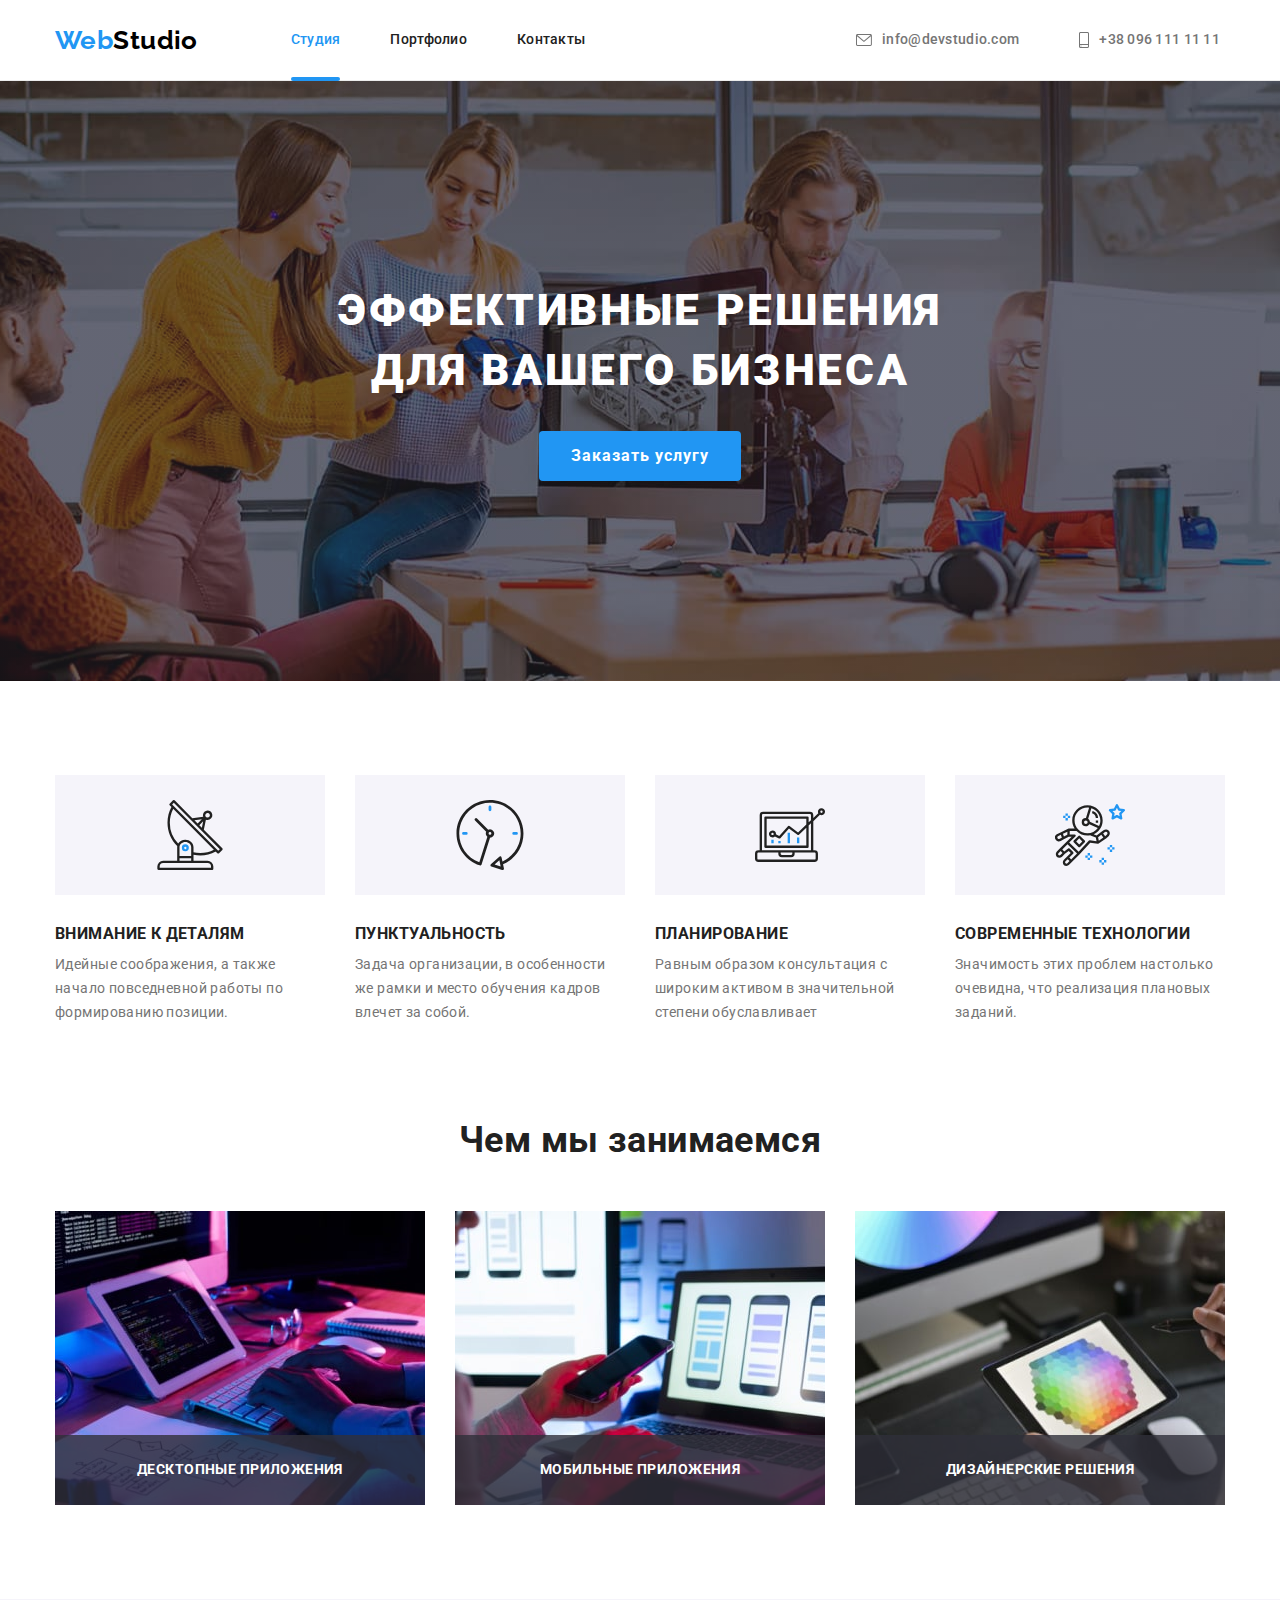
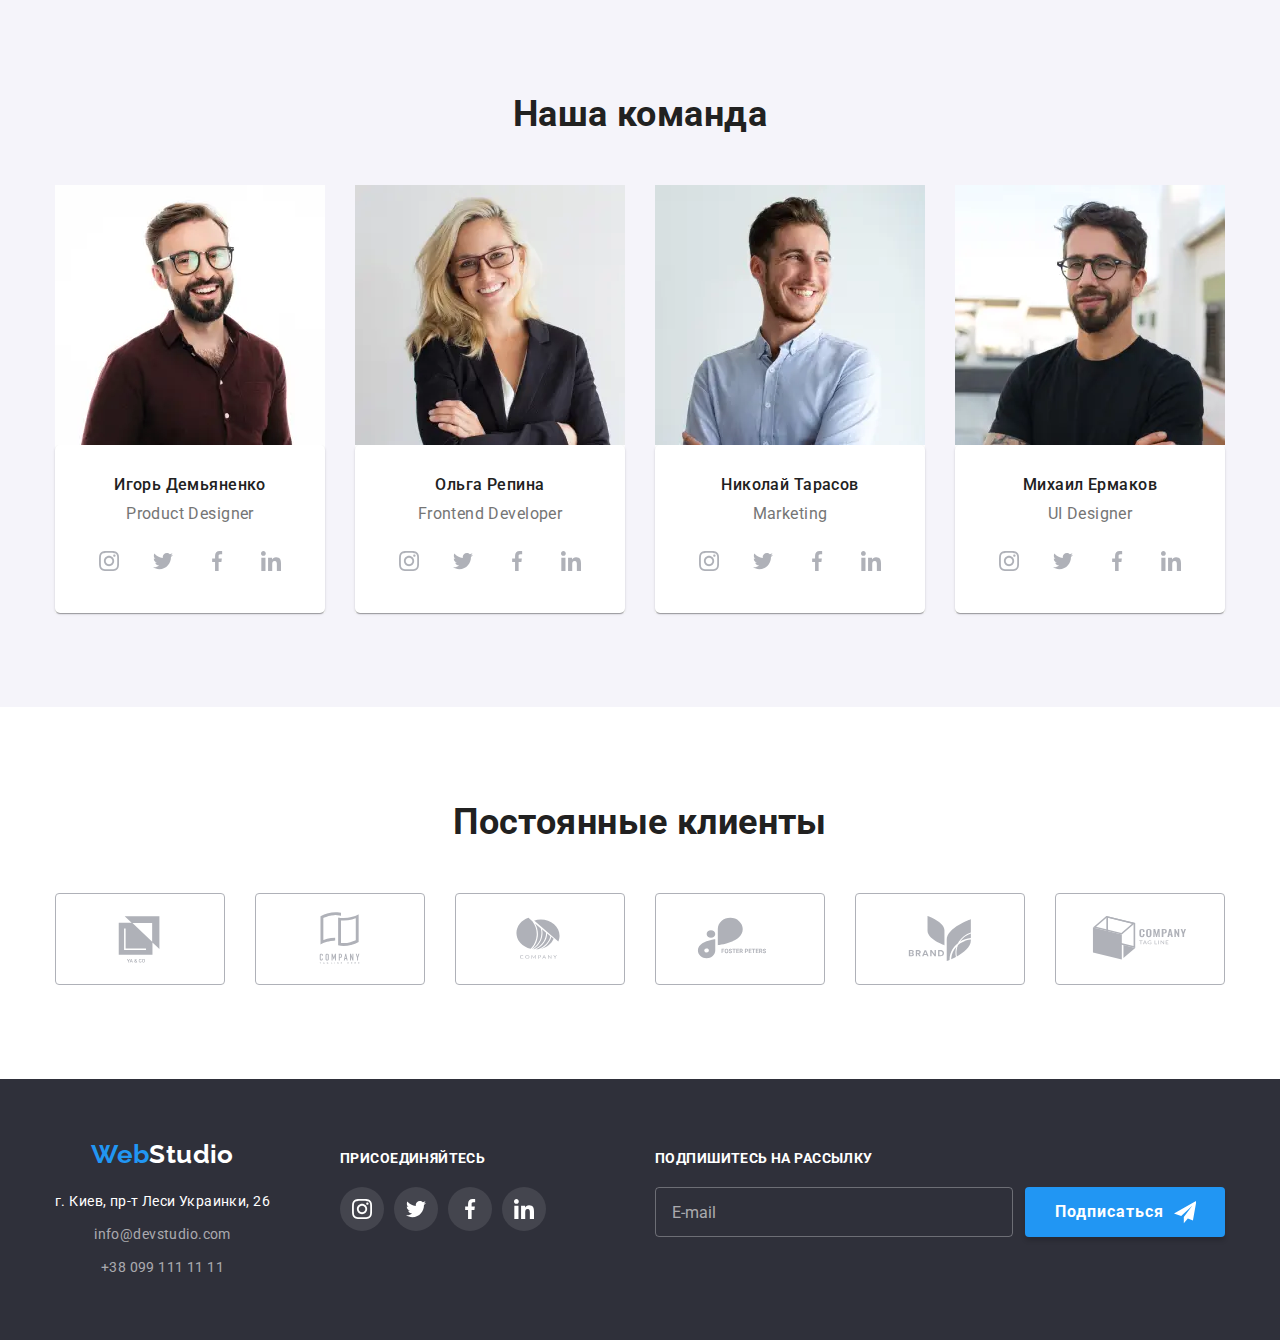
<file: index.html>
<!DOCTYPE html>
<html lang="ru">

<head>
    <meta charset="UTF-8">
    <meta http-equiv="X-UA-Compatible" content="IE=edge">
    <meta name="viewport" content="width=device-width, initial-scale=1.0">
    <title>Document</title>
    <link rel="preconnect" href="https://fonts.googleapis.com">
    <link rel="preconnect" href="https://fonts.gstatic.com" crossorigin>
    <link
        href="https://fonts.googleapis.com/css2?family=Raleway:wght@700&family=Roboto:wght@400;500;700;900&display=swap"
        rel="stylesheet">
    
    <link rel="stylesheet"
        href="https://cdnjs.cloudflare.com/ajax/libs/modern-normalize/1.1.0/modern-normalize.min.css">

    <link rel="stylesheet" href="./css/main.min.css">
</head>

<body>

    <header class="header">
    
        <div class="container container--flex">
            <nav class="header__site-navigation">
                <a href="./index.html" lang="en" class="logo link"><span class="logo__accent">Web</span>Studio</a>
                <ul class="header__site-nav list">
                    <li class="header__item header__item--mrrt"><a href="./index.html"
                            class="header__link link header__link--current header__link--mrrt">Студия</a></li>
                    <li class="header__item header__item--mrrt"><a href="./portfolio.html" class="header__link link">Портфолио</a></li>
                    <li class="header__item"><a href="" class="header__link link">Контакты</a></li>
                </ul>
            </nav>

     <!-- Mobile menu -->

            <button type="submit" class="menu" data-menu-open>
                <svg class="menu__icon" width="40" height="40">
                    <use href="./images/symbol-defs.svg#icon-menu"></use>
                </svg>
            </button>
            <div class="mob-menu is-hidden" data-menu>
                <button type="submit" class="mob-menu__close" data-menu-close>
                    <svg class="mob-menu__icon" width="40" height="40">
                        <use href="./images/symbol-defs.svg#icon-mob_close"></use>
                    </svg>
                </button>
                <ul class="mob-menu__list list">
                    <li class="mob-menu__item current"><a href="./index.html" class="mob-menu__link link ">Студия</a></li>
                    <li class="mob-menu__item "><a href="./portfolio.html" class="mob-menu__link link">Портфолио</a></li>
                    <li class="mob-menu__item "><a href="" class="mob-menu__link link">Контакты</a></li>
                </ul>
                <div class="mob-menu__field">
                    <ul class="mob-menu__contacts list">
                        <li class="mob-menu__item">
                            <a href="tel:+380961111111" class="mob-menu__tel link ">
                                +38 096 111 11 11
                            </a>
                        </li>
                        <li class="mob-menu__item">
                
                            <a href="mailto:info@devstudio.com" class="mob-menu__email link">
                                info@devstudio.com
                            </a>
                        </li>
                
                    </ul>
                    <ul class="mob-menu__social list">
                        <li class="mob-menu__social-item">
                            <a href="" class="mob-menu__socal-link link">Instagram </a>
                            <span class="mob-menu__line"></span>
                        </li>
                        <li class="mob-menu__social-item">
                            <a href="" class="mob-menu__socal-link link">Twitter </a>
                            <span class="mob-menu__line"></span>
                        </li>
                        <li class="mob-menu__social-item">
                            <a href="" class="mob-menu__socal-link link">Facebook </a>
                            <span class="mob-menu__line"></span>
                        </li>
                        <li class="mob-menu__social-item"> <a href="" class="mob-menu__socal-link link">LinkedIn </a> </li>
                    </ul>
                </div>
            </div>
              
        <!-- Contacts -->

            <ul class="header__contacts list">
                <li class="header__item">
    
                    <a href="mailto:info@devstudio.com" class="header__link link header__link--light header__link--flex">
                        <svg class="header__icon" width="16" height="12">
                            <use href="./images/symbol-defs.svg#envelope"></use>
                        </svg>
                        info@devstudio.com
                    </a>
                </li>
                <li class="header__item">
                    <a href="tel:+380961111111" class="header__link link header__link--light header__link--flex">
                        <svg class="header__icon" width="10" height="16">
                            <use href="./images/symbol-defs.svg#smartphone"></use>
                        </svg>
                        +38 096 111 11 11
                    </a>
                </li>
            </ul>
        </div>

    
    </header>

    <main>
        <!--Hero-->
        <section class="hero">

            <div class="container">
                <h1 class="hero__title">Эффективные решения <br> для вашего бизнеса</h1>
                <button type="button" class="hero__button button" data-modal-open>Заказать услугу</button>
            </div>

        </section>

        <!--Advantades-->
        <section class="advantades section">

            <div class="container">
                <h2 hidden class="advantades__title">Особенности</h2>
                <ul class="advantades__list list">
                    <li class="advantades__item">
                        <div class="advantades__icon">
                            <svg width="70" height="70">
                                <use href="./images/symbol-defs.svg#icon-antenna"></use>
                            </svg>
                        </div>
                        <h3 class="advantades__text">Внимание к деталям</h3>
                        <p class="advantades__descriptoin">Идейные соображения, а также начало повседневной работы
                            по формированию позиции.</p>
                    </li>
                    <li class="advantades__item">
                        <div class="advantades__icon">
                            <svg width="70" height="70">
                                <use href="./images/symbol-defs.svg#icon-clock"></use>
                            </svg>
                        </div>
                        <h3 class="advantades__text">Пунктуальность</h3>
                        <p class="advantades__descriptoin">Задача организации, в особенности же рамки и место
                            обучения кадров влечет за собой.</p>
                    </li>
                    <li class="advantades__item">
                        <div class="advantades__icon">
                            <svg width="70" height="70">
                                <use href="./images/symbol-defs.svg#icon-diagram"></use>
                            </svg>
                        </div>
                        <h3 class="advantades__text">Планирование</h3>
                        <p class="advantades__descriptoin">Равным образом консультация с широким активом в
                            значительной степени обуславливает</p>
                    </li>
                    <li class="advantades__item">
                        <div class="advantades__icon">
                            <svg width="70" height="70">
                                <use href="./images/symbol-defs.svg#icon-astronaut"></use>
                            </svg>
                        </div>
                        <h3 class="advantades__text">Современные технологии</h3>
                        <p class="advantades__descriptoin">Значимость этих проблем настолько очевидна, что
                            реализация плановых заданий.</p>
                    </li>
                </ul>
            </div>

        </section>
        <!--Work front-->
        <section class="section work-front">

            <div class="container">
                <h2 class="section__title">Чем мы занимаемся</h2>
                <ul class="section__list list">
                    <li class="section__item">
                        <picture>
                            <source media="(min-width: 1200px)" srcset="./images/1/box1.jpg 1x, 
                                 ./images/1/box1@2x.jpg 2x">
                            <img src="#" alt="Разметка сайтов" />
                        </picture>
                        <div class="section__field">
                            <p class="section__description">Десктопные приложения</p>
                        </div>
                    </li>
                    <li class="section__item">
                        <picture>
                            <source media="(min-width: 1200px)" srcset="./images/1/box2.jpg 1x, 
                                 ./images/1/box2@2x.jpg 2x">
                            <img src="#" alt="Дизайн" />
                        </picture>
                        <div class="section__field">
                            <p class="section__description">Мобильные приложения</p>
                        </div>
                    </li>
                    <li class="section__item">
                        <picture>
                            <source media="(min-width: 1200px)" srcset="./images/1/box3.jpg 1x, 
                                                         ./images/1/box3@2x.jpg 2x">
                            <img src="#" alt="Стилизация" />
                        </picture>
                        <div class="section__field">
                            <p class="section__description">Дизайнерские решения</p>
                        </div>
                    </li>
                </ul>
            </div>

        </section> 
        <!-- Our team-->
        <section class="team section">

            <div class="container">
                <h2 class="section__title ">Наша команда</h2>
                <ul class="team__list list">
                    <li class="team__item">
                        <picture>
                            <source media="(max-width: 767px)" srcset="./images/mobile/team1.webp 1x, 
                                                            ./images/mobile/team1@2x.webp 2x" type="image/webp">
                            <source media="(max-width: 767px)" srcset="./images/mobile/team1.jpg 1x, 
                                                            ./images/mobile/team1@2x.jpg 2x">
                            <source media="(max-width: 1199px)" srcset="./images/tablet/team1.webp 1x, 
                                                            ./images/tablet/team1@2x.webp 2x" type="image/webp">
                            <source media="(max-width: 1199px)" srcset="./images/tablet/team1.jpg 1x, 
                                                            ./images/tablet/team1@2x.jpg 2x">
                            <source media="(min-width: 1200px)" srcset="./images/desktop/team1.webp 1x, 
                                                            ./images/desktop/team1@2x.webp 2x" type="image/webp">
                            <source media="(min-width: 1200px)" srcset="./images/desktop/team1.jpg 1x, 
                                                            ./images/desktop/team1@2x.jpg 2x">
                            <img src="#" alt="Игорь Демьяненко Product Designer" />
                        </picture>
                        <div class="team__field">
                            <h3 class="team__name">Игорь Демьяненко</h3>
                            <p class="team__profession">Product Designer</p>
                            <ul class="icon list">
                                <li class="icon__item">
                                    <a href="" class="icon__bgr">
                                        <svg class="icon__svg" width="20" height="20">
                                            <use href="./images/symbol-defs.svg#instagram"></use>
                                        </svg>
                                    </a>
                                </li>
                                <li class="icon__item">
                                    <a href="" class="icon__bgr">

                                        <svg class="icon__svg" width="20" height="20">
                                            <use href="./images/symbol-defs.svg#twitter"></use>
                                        </svg>
                                    </a>
                                </li>
                                <li class="icon__item">
                                    <a href="" class="icon__bgr">

                                        <svg class="icon__svg" width="20" height="20">
                                            <use href="./images/symbol-defs.svg#facebook"></use>
                                        </svg>

                                    </a>
                                </li>
                                <li class="icon__item">
                                    <a href="" class="icon__bgr">

                                        <svg class="icon__svg" width="20" height="20">
                                            <use href="./images/symbol-defs.svg#linkedin"></use>
                                        </svg>

                                    </a>
                                </li>
                            </ul>
                        </div>
                    </li>
                    <li class="team__item">
                        <picture>
                            <source media="(max-width: 767px)" srcset="./images/mobile/team2.webp 1x, 
                                                               ./images/mobile/team2@2x.webp 2x" type="image/webp">
                            <source media="(max-width: 767px)" srcset="./images/mobile/team2.jpg 1x, 
                                                               ./images/mobile/team2@2x.jpg 2x">
                            <source media="(max-width: 1199px)" srcset="./images/tablet/team2.webp 1x, 
                                                               ./images/tablet/team2@2x.webp 2x" type="image/webp">
                            <source media="(max-width: 1199px)" srcset="./images/tablet/team2.jpg 1x,
                                                               ./images/tablet/team2@2x.jpg 2x">
                            <source media="(min-width: 1200px)" srcset="./images/desktop/team2.webp 1x, 
                                                               ./images/desktop/team2@2x.webp 2x" type="image/webp">
                            <source media="(min-width: 1200px)" srcset="./images/desktop/team2.jpg 1x, 
                                                               ./images/desktop/team2@2x.jpg 2x">
                            <img src="#" alt="Ольга Репина Frontend Developer" />
                        </picture>
                        <div class="team__field">
                            <h3 class="team__name">Ольга Репина </h3>
                            <p class="team__profession">Frontend Developer</p>
                            <ul class="icon list">
                                <li class="icon__item">
                                    <a href="" class="icon__bgr">

                                        <svg class="icon__svg" width="20" height="20">
                                            <use href="./images/symbol-defs.svg#instagram"></use>
                                        </svg>
                                    </a>
                                </li>
                                <li class="icon__item">
                                    <a href="" class="icon__bgr">

                                        <svg class="icon__svg" width="20" height="20">
                                            <use href="./images/symbol-defs.svg#twitter"></use>
                                        </svg>
                                    </a>
                                </li>
                                <li class="icon__item">
                                    <a href="" class="icon__bgr">

                                        <svg class="icon__svg" width="20" height="20">
                                            <use href="./images/symbol-defs.svg#facebook"></use>
                                        </svg>

                                    </a>
                                </li>
                                <li class="icon__item">
                                    <a href="" class="icon__bgr">

                                        <svg class="icon__svg" width="20" height="20">
                                            <use href="./images/symbol-defs.svg#linkedin"></use>
                                        </svg>

                                    </a>
                                </li>
                            </ul>
                        </div>

                    </li>
                    <li class="team__item">
                        <picture>
                            <source media="(max-width: 767px)" srcset="./images/mobile/team3.webp 1x, 
                                                            ./images/mobile/team3@2x.webp 2x" type="image/webp">
                            <source media="(max-width: 767px)" srcset="./images/mobile/team3.jpg 1x,
                                                            ./images/mobile/team3@2x.jpg 2x">
                            <source media="(max-width: 1199px)" srcset="./images/tablet/team3.webp 1x, 
                                                            ./images/tablet/team3@2x.webp 2x" type="image/webp">
                            <source media="(max-width: 1199px)" srcset="./images/tablet/team3.jpg 1x, 
                                                            ./images/tablet/team3@2x.jpg 2x">
                            <source media="(min-width: 1200px)" srcset="./images/desktop/team3.webp 1x, 
                                                            ./images/desktop/team3@2x.webp 2x" type="image/webp">
                            <source media="(min-width: 1200px)" srcset="./images/desktop/team3.jpg 1x, 
                                                            ./images/desktop/team3@2x.jpg 2x">
                            <img src="#" alt="Николай Тарасов Marketing" />
                        </picture>
                        <div class="team__field">
                            <h3 class="team__name">Николай Тарасов </h3>
                            <p class="team__profession">Marketing</p>
                            <ul class="icon list">
                                <li class="icon__item">
                                    <a href="" class="icon__bgr">

                                        <svg class="icon__svg" width="20" height="20">
                                            <use href="./images/symbol-defs.svg#instagram"></use>
                                        </svg>
                                    </a>
                                </li>
                                <li class="icon__item">
                                    <a href="" class="icon__bgr">

                                        <svg class="icon__svg" width="20" height="20">
                                            <use href="./images/symbol-defs.svg#twitter"></use>
                                        </svg>
                                    </a>
                                </li>
                                <li class="icon__item">
                                    <a href="" class="icon__bgr">

                                        <svg class="icon__svg" width="20" height="20">
                                            <use href="./images/symbol-defs.svg#facebook"></use>
                                        </svg>

                                    </a>
                                </li>
                                <li class="icon__item">
                                    <a href="" class="icon__bgr">

                                        <svg class="icon__svg" width="20" height="20">
                                            <use href="./images/symbol-defs.svg#linkedin"></use>
                                        </svg>

                                    </a>
                                </li>
                            </ul>
                        </div>

                    </li>
                    <li class="team__item">
                        <picture>
                            <source media="(max-width: 767px)" srcset="./images/mobile/team4.webp 1x, 
                                                               ./images/mobile/team4@2x.webp 2x" type="image/webp">
                            <source media="(max-width: 767px)" srcset="./images/mobile/team4.jpg 1x, 
                                                               ./images/mobile/team4@2x.jpg 2x">
                            <source media="(max-width: 1199px)" srcset="./images/tablet/team4.webp 1x, 
                                                               ./images/tablet/team4@2x.webp 2x" type="image/webp">
                            <source media="(max-width: 1199px)" srcset="./images/tablet/team4.jpg 1x,     
                                                               ./images/tablet/team4@2x.jpg 2x">
                            <source media="(min-width: 1200px)" srcset="./images/desktop/team4.webp 1x, 
                                                               ./images/desktop/team4@2x.webp 2x" type="image/webp">
                            <source media="(min-width: 1200px)" srcset="./images/desktop/team4.jpg 1x, 
                                                               ./images/desktop/team4@2x.jpg 2x">
                            <img src="#" alt="Михаил Ермаков UI Designer" />
                        </picture>
                        <div class="team__field">
                            <h3 class="team__name">Михаил Ермаков </h3>
                            <p class="team__profession">UI Designer</p>
                            <ul class="icon list">
                                <li class="icon__item">
                                    <a href="" class="icon__bgr">

                                        <svg class="icon__svg" width="20" height="20">
                                            <use href="./images/symbol-defs.svg#instagram"></use>
                                        </svg>
                                    </a>
                                </li>
                                <li class="icon__item">
                                    <a href="" class="icon__bgr">

                                        <svg class="icon__svg" width="20" height="20">
                                            <use href="./images/symbol-defs.svg#twitter"></use>
                                        </svg>
                                    </a>
                                </li>
                                <li class="icon__item">
                                    <a href="" class="icon__bgr">

                                        <svg class="icon__svg" width="20" height="20">
                                            <use href="./images/symbol-defs.svg#facebook"></use>
                                        </svg>

                                    </a>
                                </li>
                                <li class="icon__item">
                                    <a href="" class="icon__bgr">

                                        <svg class="icon__svg" width="20" height="20">
                                            <use href="./images/symbol-defs.svg#linkedin"></use>
                                        </svg>

                                    </a>
                                </li>
                            </ul>
                        </div>
                    </li>
                </ul>

            </div>
        </section>

        <!--Сlients-->

        <section class="clients section">
            <div class="container">
                <h2 class="section__title ">Постоянные клиенты</h2>

                <ul class="clients__list list">
                    <li class="clients__item">
                        <a href="" class="clients__link">

                            <svg class="clients__icon" width="106" height="60">
                                <use href="./images/symbol-defs.svg#yaco"></use>
                            </svg>

                        </a>
                    </li>
                    <li class="clients__item">
                        <a href="" class="clients__link">

                            <svg class="clients__icon" width="106" height="60">
                                <use href="./images/symbol-defs.svg#taglinehere"></use>
                            </svg>

                        </a>
                    </li>
                    <li class="clients__item">
                        <a href="" class="clients__link">

                            <svg class="clients__icon" width="106" height="60">
                                <use href="./images/symbol-defs.svg#company"></use>
                            </svg>

                        </a>
                    </li>
                    <li class="clients__item">
                        <a href="" class="clients__link">

                            <svg class="clients__icon" width="106" height="60">
                                <use href="./images/symbol-defs.svg#foster"></use>
                            </svg>

                        </a>
                    </li>
                    <li class="clients__item">
                        <a href="" class="clients__link">

                            <svg class="clients__icon" width="106" height="60">
                                <use href="./images/symbol-defs.svg#brand"></use>
                            </svg>

                        </a>
                    </li>
                    <li class="clients__item">
                        <a href="" class="clients__link">

                            <svg class="clients__icon" width="106" height="60">
                                <use href="./images/symbol-defs.svg#tagline"></use>
                            </svg>

                        </a>
                    </li>
                </ul>
            </div>

        </section>

    </main>

    <footer class="footer">

        <div class="footer__container container">
            <div class="footer__address">
                <a href="" class="logo footer__logo link"><span class="logo__accent">Web</span>Studio</a>
                <address>
                    <ul class="contacts list">
                        <li class="contacts__item"><a href="https://goo.gl/maps/hz6GuAWgm4zC1ifR6" target="_blank"
                                rel="noopener noreferrer" class="contacts__link contacts__link--inverse link">г. Киев, пр-т Леси Украинки,
                                26</a></li>
                        <li class="contacts__item"><a href="mailto:info@devstudio.com"
                                class="contacts__link link">info@devstudio.com</a> </li>
                        <li class="contacts__item"><a href="tel:+380991111111" class="contacts__link link">+38 099 111 11 11</a>
                        </li>
                    </ul>
                </address>
            </div>

            <div class="footer__social">
                <p class="footer__item">Присоединяйтесь</p>
                <ul class="icon footer--icon list">
                    <li class="icon__item">
                        <a href="" class="icon__bgr">

                            <svg class="icon__svg icon__svg--inverse" width="20" height="20">
                                <use href="./images/symbol-defs.svg#instagram"></use>
                            </svg>
                        </a>
                    </li>

                    <li class="icon__item">
                        <a href="" class="icon__bgr">

                            <svg class="icon__svg icon__svg--inverse" width="20" height="20">
                                <use href="./images/symbol-defs.svg#twitter"></use>
                            </svg>
                        </a>
                    </li>

                    <li class="icon__item">
                        <a href="" class="icon__bgr">

                            <svg class="icon__svg icon__svg--inverse" width="20" height="20">
                                <use href="./images/symbol-defs.svg#facebook"></use>
                            </svg>

                        </a>
                    </li>

                    <li class="icon__item">
                        <a href="" class="icon__bgr ">

                            <svg class="icon__svg icon__svg--inverse" width="20" height="20">
                                <use href="./images/symbol-defs.svg#linkedin"></use>
                            </svg>

                        </a>
                    </li>
                </ul>
            </div>


            <div class="footer__mail">
                <p class="footer__item">Подпишитесь на рассылку</p>
                <form class="form form--flex">

                    <input type="email" name="email" placeholder="E-mail" class="form__email">
                    <button type="submit" class="form__button"> <span class="form__text">Подписаться</span>
                        <svg class="form__icon--inverse" width="24" height="24">
                            <use href="./images/symbol-defs.svg#icon-send"></use>
                        </svg>
                    </button>

                </form>

            </div>

        </div>

    </footer>

    <div class="backdrop is-hidden" data-modal>
        <div class="modal">
            <button type="button" class="modal__icon" data-modal-close>
                <svg class="modal__close" width="18" height="18">
                    <use href="./images/symbol-defs.svg#close"></use>
                </svg>
            </button>

            <form class="form">

                <p class="form__title">Оставьте свои данные, мы вам перезвоним</p>

                <div class="form__field">

                    <label for="input-name" class="form__label"> Имя </label>
                    <span class="form__wrap">
                        <input type="text" name="username" id="input-name" class="form__input">

                        <svg class="form__icon" width="18" height="18">
                            <use href="./images/symbol-defs.svg#icon-person"></use>
                        </svg>
                    </span>
                </div>

                <div class="form__field">

                    <label for="input-tel" class="form__label"> Телефон </label>
                    <span class="form__wrap">
                        <input type="tel" name="tel" id="input-tel" class="form__input">

                        <svg class="form__icon" width="18" height="18">
                            <use href="./images/symbol-defs.svg#icon-phone"></use>
                        </svg>
                    </span>
                </div>

                <div class="form__field">

                    <label for="input-email" class="form__label"> Почта </label>
                    <span class="form__wrap">
                        <input type="email" name="email" id="input-email" class="form__input">

                        <svg class="form__icon" width="18" height="18">
                            <use href="./images/symbol-defs.svg#icon-email"></use>
                        </svg>
                    </span>
                </div>

                <div class="form__field form__field--margin">

                    <label for="input-comment" class="form__label"> Комментарий </label>

                    <textarea name="comment" id="input-comment" placeholder="Введите текст"
                        class="form__comment"></textarea>

                </div>

                <div class="checkbox">

                    <input type="checkbox" name="policy" id="check" class="checkbox__input">
                    <label for="check" class="checkbox__label">
                        <span class="checkbox__icon">
                            <svg width="16" height="15">
                                <use href="./images/symbol-defs.svg#icon-check"></use>
                            </svg>
                        </span>
                        Соглашаюсь с рассылкой и принимаю <a href="" class="checkbox__link"> Условия договора </a>
                    </label>

                </div>

                <button type="submit" class="form__button">Отправить</button>

            </form>
        </div>
    </div>

    <script src="./js/modal.js"></script>
    <script src="./js/menu.js"></script>
</body>

</html>
</file>
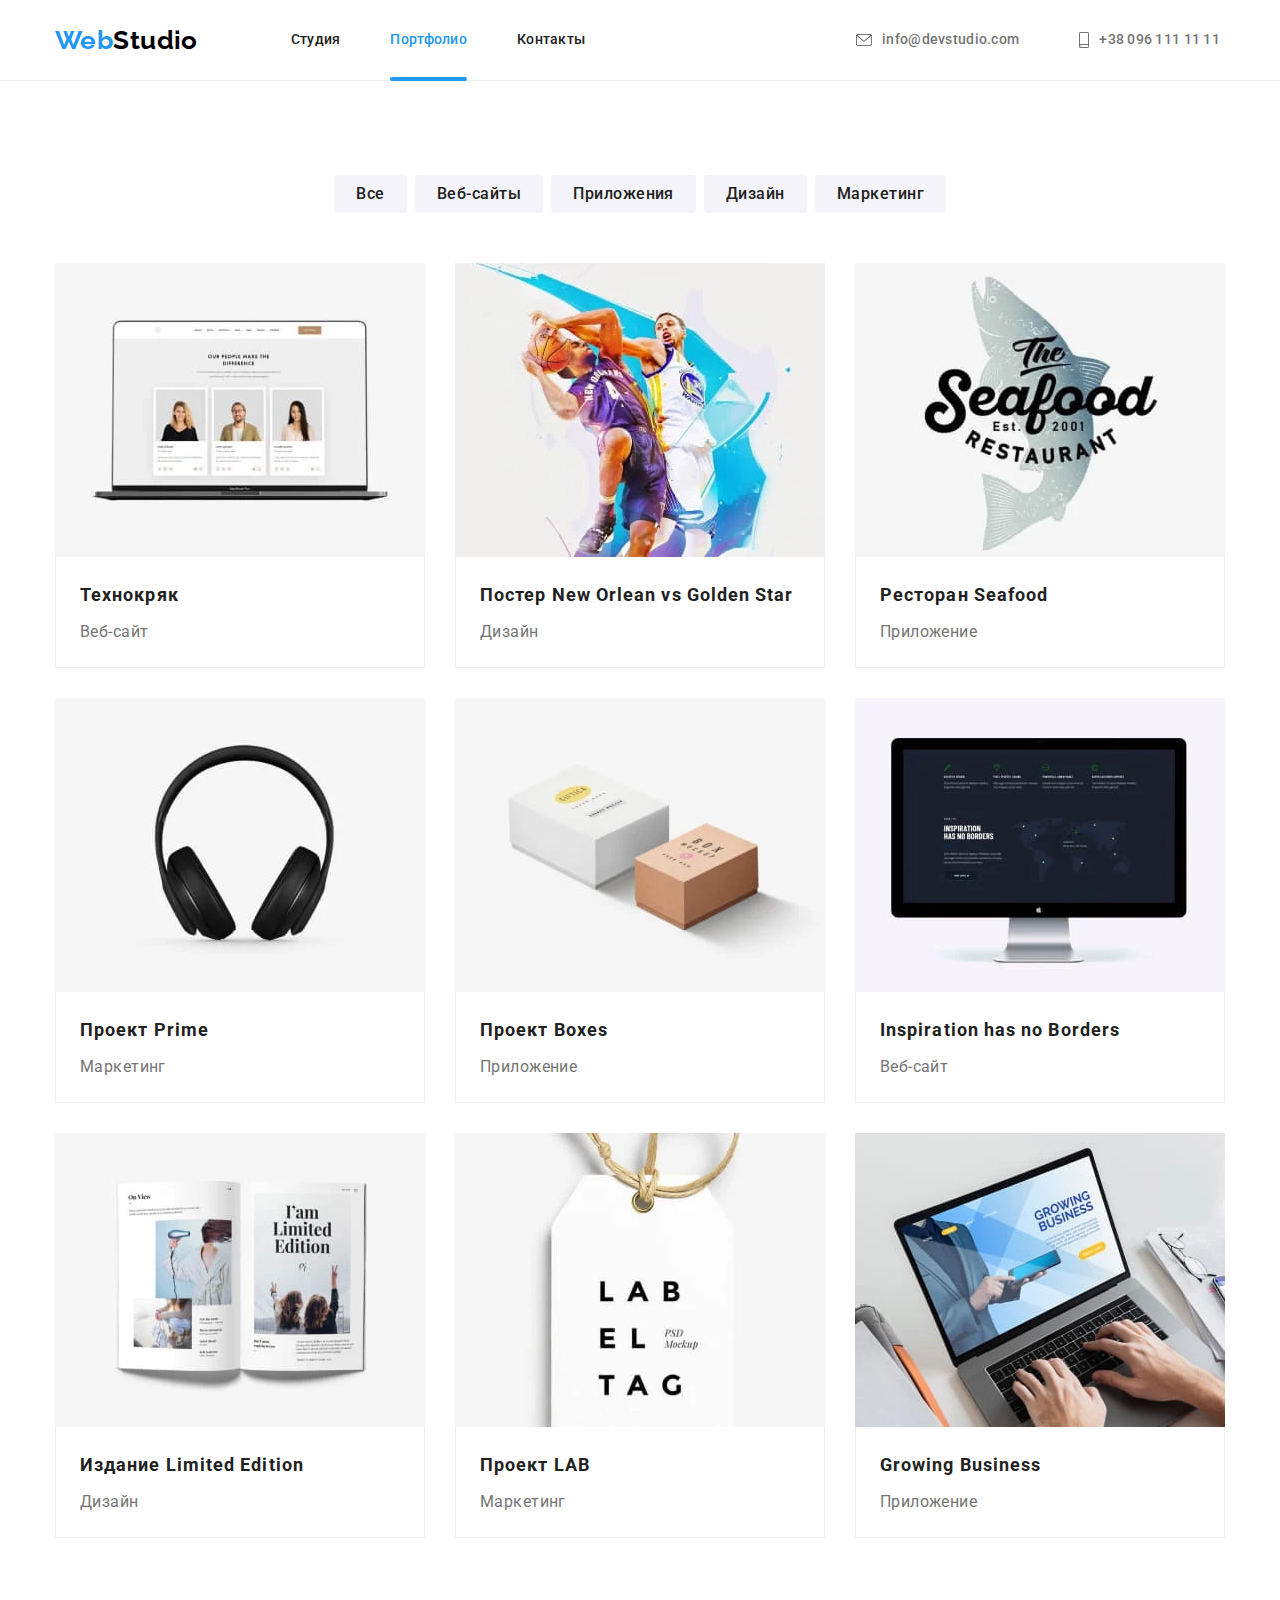
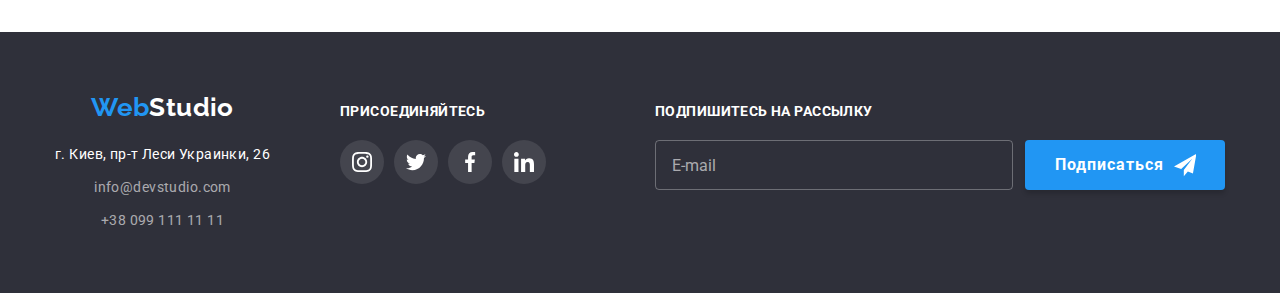
<file: portfolio.html>
<!DOCTYPE html>
<html lang="ru">

<head>
    <meta charset="UTF-8">
    <meta http-equiv="X-UA-Compatible" content="IE=edge">
    <meta name="viewport" content="width=device-width, initial-scale=1.0">
    <title>Document</title>
    <link rel="preconnect" href="https://fonts.googleapis.com">
    <link rel="preconnect" href="https://fonts.gstatic.com" crossorigin>
    <link
        href="https://fonts.googleapis.com/css2?family=Raleway:wght@700&family=Roboto:wght@400;500;700;900&display=swap"
        rel="stylesheet">
    <link rel="stylesheet"
        href="https://cdnjs.cloudflare.com/ajax/libs/modern-normalize/1.1.0/modern-normalize.min.css">

    <link rel="stylesheet" href="./css/main.min.css">
</head>

<body>

    <header class="header">
    
        <div class="container container--flex">
            <nav class="header__site-navigation">
                <a href="./index.html" lang="en" class="logo link"><span class="logo__accent">Web</span>Studio</a>
                <ul class="header__site-nav list">
                    <li class="header__item header__item--mrrt"><a href="./index.html"
                            class="header__link link ">Студия</a></li>
                    <li class="header__item header__item--mrrt"><a href="./portfolio.html" class="header__link link header__link--current">Портфолио</a></li>
                    <li class="header__item"><a href="" class="header__link link">Контакты</a></li>
                </ul>
            </nav>
            <button type="submit" class="menu" data-menu-open>
                <svg class="menu__icon" width="40" height="40">
                    <use href="./images/symbol-defs.svg#icon-menu"></use>
                </svg>
            </button>
            <div class="mob-menu is-hidden" data-menu>
                <button type="submit" class="mob-menu__close" data-menu-close>
                    <svg class="mob-menu__icon" width="40" height="40">
                        <use href="./images/symbol-defs.svg#icon-mob_close"></use>
                    </svg>
                </button>
                <ul class="mob-menu__list list">
                    <li class="mob-menu__item "><a href="./index.html" class="mob-menu__link link ">Студия</a></li>
                    <li class="mob-menu__item current"><a href="./portfolio.html" class="mob-menu__link link">Портфолио</a></li>
                    <li class="mob-menu__item mob-menu__item--mrbt "><a href="" class="mob-menu__link link">Контакты</a>
                    </li>
                </ul>
                <ul class="mob-menu__contacts list">
                    <li class="mob-menu__item">
                        <a href="tel:+380961111111" class="mob-menu__tel link ">
                            +38 096 111 11 11
                        </a>
                    </li>
                    <li class="mob-menu__item">
    
                        <a href="mailto:info@devstudio.com" class="mob-menu__email link">
                            info@devstudio.com
                        </a>
                    </li>
    
                </ul>
                <ul class="mob-menu__social list">
                    <li class="mob-menu__social-item">
                        <a href="" class="mob-menu__socal-link link">Instagram </a>
                        <span class="mob-menu__line"></span>
                    </li>
                    <li class="mob-menu__social-item">
                        <a href="" class="mob-menu__socal-link link">Twitter </a>
                        <span class="mob-menu__line"></span>
                    </li>
                    <li class="mob-menu__social-item">
                        <a href="" class="mob-menu__socal-link link">Facebook </a>
                        <span class="mob-menu__line"></span>
                    </li>
                    <li class="mob-menu__social-item"> <a href="" class="mob-menu__socal-link link">LinkedIn </a> </li>
                </ul>
            </div>
    
            <ul class="header__contacts list">
                <li class="header__item">
    
                    <a href="mailto:info@devstudio.com" class="header__link link header__link--light header__link--flex">
                        <svg class="header__icon" width="16" height="12">
                            <use href="./images/symbol-defs.svg#envelope"></use>
                        </svg>
                        info@devstudio.com
                    </a>
                </li>
                <li class="header__item">
                    <a href="tel:+380961111111" class="header__link link header__link--light header__link--flex">
                        <svg class="header__icon" width="10" height="16">
                            <use href="./images/symbol-defs.svg#smartphone"></use>
                        </svg>
                        +38 096 111 11 11
                    </a>
                </li>
            </ul>
        </div>
    
    
    </header>

    <main>

        <section class="section">

            <div class="container">
                <h1 hidden>Наши работы</h1>
                <ul class="filter list">
                    <li class="filter__item"><button type="button" class="filter__button button">Все</button>
                    </li>
                    <li class="filter__item"><button type="button" class="filter__button button">Веб-сайты</button>
                    </li>
                    <li class="filter__item"><button type="button" class="filter__button button">Приложения</button>
                    </li>
                    <li class="filter__item"><button type="button" class="filter__button button">Дизайн</button>
                    </li>
                    <li class="filter__item"><button type="button" class="filter__button button">Маркетинг</button>
                    </li>
                </ul>


                <ul class="works list">
                    <li class="works__item">
                        <a class="works__link link" href="">
                            <div class="works__overlay">
                                <picture>
                                <source media="(max-width: 767px)" srcset="./images-portfolio/mobile/img.webp 1x, 
                                    ./images-portfolio/mobile/img@2x.webp 2x" type="image/webp">
                                <source media="(max-width: 767px)" srcset="./images-portfolio/mobile/img.jpg 1x, 
                                    ./images-portfolio/mobile/img@2x.jpg 2x">
                                <source media="(max-width: 1199px)" srcset="./images-portfolio/tablet/img.webp 1x, 
                                    ./images-portfolio/tablet/img@2x.webp 2x" type="image/webp">
                                <source media="(max-width: 1199px)" srcset="./images-portfolio/tablet/img.jpg 1x, 
                                    ./images-portfolio/tablet/img@2x.jpg 2x">
                                <source media="(min-width: 1200px)" srcset="./images-portfolio/desktop/img.webp 1x, 
                                    ./images-portfolio/desktop/img@2x.webp 2x" type="image/webp">
                                <source media="(min-width: 1200px)" srcset="./images-portfolio/desktop/img.jpg 1x, 
                                    ./images-portfolio/desktop/img@2x.jpg 2x">
                                <img src="#" alt="Ноутбук с изображением сайта" />
                                </picture>
                                <p class="works__text">Технокряк это современная площадка распространения
                                    коронавируса. Компании используют эту платформу для цифрового
                                    шпионажа и атак на защищённые сервера конкурентов.</p>
                            </div>
                            <div class="works__content">
                                <h2 class="works__title">Технокряк</h2>
                                <p class="works__description">Веб-сайт</p>
                            </div>
                        </a>
                    </li>
                    <li class="works__item">
                        <a class="works__link link" href="">
                            <picture>
                                <source media="(max-width: 767px)" srcset="./images-portfolio/mobile/img-1.webp 1x, 
                                    ./images-portfolio/mobile/img-1@2x.webp 2x" type="image/webp">
                                <source media="(max-width: 767px)" srcset="./images-portfolio/mobile/img-1.jpg 1x, 
                                    ./images-portfolio/mobile/img-1@2x.jpg 2x">
                                <source media="(max-width: 1199px)" srcset="./images-portfolio/tablet/img-1.webp 1x, 
                                    ./images-portfolio/tablet/img-1@2x.webp 2x" type="image/webp">
                                <source media="(max-width: 1199px)" srcset="./images-portfolio/tablet/img-1.jpg 1x, 
                                    ./images-portfolio/tablet/img-1@2x.jpg 2x">
                                <source media="(min-width: 1200px)" srcset="./images-portfolio/desktop/img-1.webp 1x, 
                                    ./images-portfolio/desktop/img-1@2x.webp 2x" type="image/webp">
                                <source media="(min-width: 1200px)" srcset="./images-portfolio/desktop/img-1.jpg 1x, 
                                    ./images-portfolio/desktop/img-1@2x.jpg 2x">
                                <img src="#" alt="Игра баскетболистов" />
                            </picture>
                            <div class="works__content">
                                <h2 class="works__title">Постер New Orlean vs Golden Star</h2>
                                <p class="works__description">Дизайн</p>
                            </div>
                        </a>
                    </li>
                    <li class="works__item">
                        <a class="works__link link" href="">

                            <picture>
                                <source media="(max-width: 767px)" srcset="./images-portfolio/mobile/img-2.webp 1x, 
                                    ./images-portfolio/mobile/img-2@2x.webp 2x" type="image/webp">
                                <source media="(max-width: 767px)" srcset="./images-portfolio/mobile/img-2.jpg 1x, 
                                    ./images-portfolio/mobile/img-2@2x.jpg 2x">
                                <source media="(max-width: 1199px)" srcset="./images-portfolio/tablet/img-2.webp 1x, 
                                    ./images-portfolio/tablet/img-2@2x.webp 2x" type="image/webp">
                                <source media="(max-width: 1199px)" srcset="./images-portfolio/tablet/img-2.jpg 1x, 
                                    ./images-portfolio/tablet/img-2@2x.jpg 2x">
                                <source media="(min-width: 1200px)" srcset="./images-portfolio/desktop/img-2.webp 1x, 
                                    ./images-portfolio/desktop/img-2@2x.webp 2x" type="image/webp">
                                <source media="(min-width: 1200px)" srcset="./images-portfolio/desktop/img-2.jpg 1x, 
                                    ./images-portfolio/desktop/img-2@2x.jpg 2x">
                                <img src="#" alt="Название ресторана на фоне рыбы" />
                            </picture>
                            <div class="works__content">
                                <h2 class="works__title">Ресторан Seafood</h2>
                                <p class="works__description">Приложение</p>
                            </div>
                        </a>
                    </li>
                    <li class="works__item">
                        <a class="works__link link" href="">
                            <picture>
                                <source media="(max-width: 767px)" srcset="./images-portfolio/mobile/img-3.webp 1x, 
                                    ./images-portfolio/mobile/img-3@2x.webp 2x" type="image/webp">
                                <source media="(max-width: 767px)" srcset="./images-portfolio/mobile/img-3.jpg 1x, 
                                    ./images-portfolio/mobile/img-3@2x.jpg 2x">
                                <source media="(max-width: 1199px)" srcset="./images-portfolio/tablet/img-3.webp 1x, 
                                    ./images-portfolio/tablet/img-3@2x.webp 2x" type="image/webp">
                                <source media="(max-width: 1199px)" srcset="./images-portfolio/tablet/img-3.jpg 1x, 
                                    ./images-portfolio/tablet/img-3@2x.jpg 2x">
                                <source media="(min-width: 1200px)" srcset="./images-portfolio/desktop/img-3.webp 1x, 
                                    ./images-portfolio/desktop/img-3@2x.webp 2x" type="image/webp">
                                <source media="(min-width: 1200px)" srcset="./images-portfolio/desktop/img-3.jpg 1x, 
                                    ./images-portfolio/desktop/img-3@2x.jpg 2x">
                                <img src="#" alt="Наушники" />
                            </picture>
                            <div class="works__content">
                                <h2 class="works__title">Проект Prime</h2>
                                <p class="works__description">Маркетинг</p>
                            </div>
                        </a>
                    </li>
                    <li class="works__item">
                        <a class="works__link link" href="">

                            <picture>
                                <source media="(max-width: 767px)" srcset="./images-portfolio/mobile/img-4.webp 1x, 
                                    ./images-portfolio/mobile/img-4@2x.webp 2x" type="image/webp">
                                <source media="(max-width: 767px)" srcset="./images-portfolio/mobile/img-4.jpg 1x, 
                                    ./images-portfolio/mobile/img-4@2x.jpg 2x">
                                <source media="(max-width: 1199px)" srcset="./images-portfolio/tablet/img-4.webp 1x, 
                                    ./images-portfolio/tablet/img-4@2x.webp 2x" type="image/webp">
                                <source media="(max-width: 1199px)" srcset="./images-portfolio/tablet/img-4.jpg 1x, 
                                    ./images-portfolio/tablet/img-4@2x.jpg 2x">
                                <source media="(min-width: 1200px)" srcset="./images-portfolio/desktop/img-4.webp 1x, 
                                    ./images-portfolio/desktop/img-4@2x.webp 2x" type="image/webp">
                                <source media="(min-width: 1200px)" srcset="./images-portfolio/desktop/img-4.jpg 1x, 
                                    ./images-portfolio/desktop/img-4@2x.jpg 2x">
                                <img src="#" alt="Две коробки" />
                            </picture>
                            <div class="works__content">
                                <h2 class="works__title">Проект Boxes</h2>
                                <p class="works__description">Приложение</p>
                            </div>
                        </a>
                    </li>
                    <li class="works__item">
                        <a class="works__link link" href="">

                            <picture>
                                <source media="(max-width: 767px)" srcset="./images-portfolio/mobile/img-5.webp 1x, 
                                    ./images-portfolio/mobile/img-5@2x.webp 2x" type="image/webp">
                                <source media="(max-width: 767px)" srcset="./images-portfolio/mobile/img-5.jpg 1x, 
                                    ./images-portfolio/mobile/img-5@2x.jpg 2x">
                                <source media="(max-width: 1199px)" srcset="./images-portfolio/tablet/img-5.webp 1x, 
                                    ./images-portfolio/tablet/img-5@2x.webp 2x" type="image/webp">
                                <source media="(max-width: 1199px)" srcset="./images-portfolio/tablet/img-5.jpg 1x, 
                                    ./images-portfolio/tablet/img-5@2x.jpg 2x">
                                <source media="(min-width: 1200px)" srcset="./images-portfolio/desktop/img-5.webp 1x, 
                                    ./images-portfolio/desktop/img-5@2x.webp 2x" type="image/webp">
                                <source media="(min-width: 1200px)" srcset="./images-portfolio/desktop/img-5.jpg 1x, 
                                    ./images-portfolio/desktop/img-5@2x.jpg 2x">
                                <img src="#" alt="Монитор с изображение сайта" />
                            </picture>
                            <div class="works__content">
                                <h2 class="works__title">Inspiration has no Borders</h2>
                                <p class="works__description">Веб-сайт</p>
                            </div>
                        </a>
                    </li>
                    <li class="works__item">
                        <a class="works__link link" href="">

                            <picture>
                                <source media="(max-width: 767px)" srcset="./images-portfolio/mobile/img-6.webp 1x, 
                                    ./images-portfolio/mobile/img-6@2x.webp 2x" type="image/webp">
                                <source media="(max-width: 767px)" srcset="./images-portfolio/mobile/img-6.jpg 1x, 
                                    ./images-portfolio/mobile/img-6@2x.jpg 2x">
                                <source media="(max-width: 1199px)" srcset="./images-portfolio/tablet/img-6.webp 1x, 
                                    ./images-portfolio/tablet/img-6@2x.webp 2x" type="image/webp">
                                <source media="(max-width: 1199px)" srcset="./images-portfolio/tablet/img-6.jpg 1x, 
                                    ./images-portfolio/tablet/img-6@2x.jpg 2x">
                                <source media="(min-width: 1200px)" srcset="./images-portfolio/desktop/img-6.webp 1x, 
                                    ./images-portfolio/desktop/img-6@2x.webp 2x" type="image/webp">
                                <source media="(min-width: 1200px)" srcset="./images-portfolio/desktop/img-6.jpg 1x, 
                                    ./images-portfolio/desktop/img-6@2x.jpg 2x">
                                <img src="#" alt="Книга с илюстрациями" />
                            </picture>
                            <div class="works__content">
                                <h2 class="works__title">Издание Limited Edition</h2>
                                <p class="works__description">Дизайн</p>
                            </div>
                        </a>
                    </li>
                    <li class="works__item">
                        <a class="works__link link" href="">

                            <picture>
                                <source media="(max-width: 767px)" srcset="./images-portfolio/mobile/img-7.webp 1x, 
                                    ./images-portfolio/mobile/img-7@2x.webp 2x" type="image/webp">
                                <source media="(max-width: 767px)" srcset="./images-portfolio/mobile/img-7.jpg 1x, 
                                    ./images-portfolio/mobile/img-7@2x.jpg 2x">
                                <source media="(max-width: 1199px)" srcset="./images-portfolio/tablet/img-7.webp 1x, 
                                    ./images-portfolio/tablet/img-7@2x.webp 2x" type="image/webp">
                                <source media="(max-width: 1199px)" srcset="./images-portfolio/tablet/img-7.jpg 1x, 
                                    ./images-portfolio/tablet/img-7@2x.jpg 2x">
                                <source media="(min-width: 1200px)" srcset="./images-portfolio/desktop/img-7.webp 1x, 
                                    ./images-portfolio/desktop/img-7@2x.webp 2x" type="image/webp">
                                <source media="(min-width: 1200px)" srcset="./images-portfolio/desktop/img-7.jpg 1x, 
                                    ./images-portfolio/desktop/img-7@2x.jpg 2x">
                                <img src="#" alt="Лейбл" />
                            </picture>
                            <div class="works__content">
                                <h2 class="works__title">Проект LAB</h2>
                                <p class="works__description">Маркетинг</p>
                            </div>
                        </a>
                    </li>
                    <li class="works__item">
                        <a class="works__link link">

                            <picture>
                                <source media="(max-width: 767px)" srcset="./images-portfolio/mobile/img-8.webp 1x, 
                                    ./images-portfolio/mobile/img-8@2x.webp 2x" type="image/webp">
                                <source media="(max-width: 767px)" srcset="./images-portfolio/mobile/img-8.jpg 1x, 
                                    ./images-portfolio/mobile/img-8@2x.jpg 2x">
                                <source media="(max-width: 1199px)" srcset="./images-portfolio/tablet/img-8.webp 1x, 
                                    ./images-portfolio/tablet/img-8@2x.webp 2x" type="image/webp">
                                <source media="(max-width: 1199px)" srcset="./images-portfolio/tablet/img-8.jpg 1x, 
                                    ./images-portfolio/tablet/img-8@2x.jpg 2x">
                                <source media="(min-width: 1200px)" srcset="./images-portfolio/desktop/img-8.webp 1x, 
                                    ./images-portfolio/desktop/img-8@2x.webp 2x" type="image/webp">
                                <source media="(min-width: 1200px)" srcset="./images-portfolio/desktop/img-8.jpg 1x, 
                                    ./images-portfolio/desktop/img-8@2x.jpg 2x">
                                <img src="#" alt="Работа с ноутбуком" />
                            </picture>
                            <div class="works__content">
                                <h2 class="works__title">Growing Business</h2>
                                <p class="works__description">Приложение</p>
                            </div>
                        </a>
                    </li>

                </ul>
            </div>

        </section>

    </main>
    <footer class="footer">
    
        <div class="footer__container container">
            <div class="footer__address">
                <a href="" class="logo footer__logo link"><span class="logo__accent">Web</span>Studio</a>
                <address>
                    <ul class="contacts list">
                        <li class="contacts__item"><a href="https://goo.gl/maps/hz6GuAWgm4zC1ifR6" target="_blank"
                                rel="noopener noreferrer" class="contacts__link contacts__link--inverse link">г. Киев, пр-т
                                Леси Украинки,
                                26</a></li>
                        <li class="contacts__item"><a href="mailto:info@devstudio.com"
                                class="contacts__link link">info@devstudio.com</a> </li>
                        <li class="contacts__item"><a href="tel:+380991111111" class="contacts__link link">+38 099 111 11
                                11</a>
                        </li>
                    </ul>
                </address>
            </div>
    
            <div class="footer__social">
                <p class="footer__item">Присоединяйтесь</p>
                <ul class="icon footer--icon list">
                    <li class="icon__item">
                        <a href="" class="icon__bgr">
    
                            <svg class="icon__svg icon__svg--inverse" width="20" height="20">
                                <use href="./images/symbol-defs.svg#instagram"></use>
                            </svg>
                        </a>
                    </li>
    
                    <li class="icon__item">
                        <a href="" class="icon__bgr">
    
                            <svg class="icon__svg icon__svg--inverse" width="20" height="20">
                                <use href="./images/symbol-defs.svg#twitter"></use>
                            </svg>
                        </a>
                    </li>
    
                    <li class="icon__item">
                        <a href="" class="icon__bgr">
    
                            <svg class="icon__svg icon__svg--inverse" width="20" height="20">
                                <use href="./images/symbol-defs.svg#facebook"></use>
                            </svg>
    
                        </a>
                    </li>
    
                    <li class="icon__item">
                        <a href="" class="icon__bgr ">
    
                            <svg class="icon__svg icon__svg--inverse" width="20" height="20">
                                <use href="./images/symbol-defs.svg#linkedin"></use>
                            </svg>
    
                        </a>
                    </li>
                </ul>
            </div>
    
    
            <div class="footer__mail">
                <p class="footer__item">Подпишитесь на рассылку</p>
                <form class="form form--flex">
    
                    <input type="email" name="email" placeholder="E-mail" class="form__email">
                    <button type="submit" class="form__button"> <span class="form__text">Подписаться</span>
                        <svg class="form__icon--inverse" width="24" height="24">
                            <use href="./images/symbol-defs.svg#icon-send"></use>
                        </svg>
                    </button>
    
                </form>
    
            </div>
    
        </div>
    
    </footer>

    <script src="./js/menu.js"></script>
</body>

</html>
</file>
<file: css/main.min.css>
:root{--first-text-color: #212121;--second-text-color: #757575;--accent-color: #2196f3;--white-color: #fff;--light--bgc: #f5f4fa;--dark-bgc: #2f303a;--logo: #000;--footer--link: rgba(255, 255, 255, 0.6);--border-cards: #eeeeee;--border-header: #ececec;--card-shadow: 0px 2px 1px -1px rgba(0, 0, 0, 0.2),
    0px 1px 1px 0px rgba(0, 0, 0, 0.14), 0px 1px 3px 0px rgba(0, 0, 0, 0.12);--bg-hero-gradient: rgba(47, 48, 58, 0.4);--icon-first-color: rgba(175, 177, 184, 1);--icon--bgc: rgba(33, 150, 243, 1);--icon-bgr-footer: rgba(255, 255, 255, 0.1);--text-portfolio: rgba(33, 33, 33, 1);--backdrop-color: rgba(0, 0, 0, 0.2);--bgc-section-list-item: rgba(47, 48, 58, 0.8);--modal-btn-hover: #188ce8;--footer-btn-shadow: rgba(0, 0, 0, 0.15)}body{color:var(--first-text-color);font-family:Roboto, sans-serif;font-weight:400;font-size:14px;letter-spacing:0.03em}p,h1,h2,h3,h4,h5,h6{margin-top:0;margin-bottom:0}img{display:block;max-width:100%;height:auto}ul{margin-top:0;margin-bottom:0;padding-left:0}.list{list-style:none}.link{text-decoration:none}.container{width:100%;padding-left:15px;padding-right:15px;margin:0 auto}@media screen and (min-width: 480px){.container{width:480px}}@media screen and (min-width: 768px){.container{width:768px}}@media screen and (min-width: 1200px){.container{width:1200px}}.container--flex{display:flex;align-items:center}@media screen and (max-width: 767px){.container--flex{justify-content:space-between}}.checkbox__input{position:absolute;width:1px;height:1px;margin:-1px;padding:0;overflow:hidden;border:0;clip:rect(0 0 0 0)}.button{background-color:var(--light--bgc);color:var(--first-text-color);font-weight:500;font-size:16px;line-height:1.62;text-align:center;letter-spacing:0.03em;cursor:pointer;min-width:73px;padding:6px 22px;border-radius:4px;border:transparent;transition:background-color 250ms cubic-bezier(0.4, 0, 0.2, 1),color 250ms cubic-bezier(0.4, 0, 0.2, 1),box-shadow 250ms cubic-bezier(0.4, 0, 0.2, 1)}.button:hover,.button:focus{background-color:var(--accent-color);color:var(--white-color)}.section{padding-top:60px;padding-bottom:60px}@media screen and (min-width: 1200px){.section{padding-top:94px;padding-bottom:94px}}.section__title{font-weight:700;font-size:36px;line-height:1.17;text-align:center;margin-bottom:50px}.header__link--current::after{position:absolute;bottom:-1px;left:0;content:"";width:100%;height:4px;border-radius:2px;background-color:var(--accent-color)}.current{color:var(--accent-color)}.header__link.link.header__link--current{color:var(--accent-color)}.logo{color:var(--logo);font-family:Raleway, sans-serif;font-weight:700;font-size:24px;line-height:1.19;margin-right:88px}@media screen and (min-width: 1200px){.logo{font-size:26px;margin-right:93px}}.logo__accent{color:var(--accent-color)}.footer__logo{color:var(--white-color);display:inline-block;margin-bottom:20px;margin-right:auto}.header{border-bottom:1px solid var(--border-header);padding-top:10px;padding-bottom:10px}@media screen and (min-width: 768px){.header{padding-top:0;padding-bottom:0}}.header__site-navigation{display:flex;align-items:center}@media screen and (min-width: 1200px){.header__site-navigation{margin-right:0}}.header__link{display:inline-block;color:var(--first-text-color);font-weight:500;line-height:1.14;letter-spacing:0.02em;padding-top:32px;padding-bottom:32px;transition:color 250ms cubic-bezier(0.4, 0, 0.2, 1)}.header__link:hover,.header__link:focus{color:var(--accent-color)}.header__link--light{color:var(--second-text-color)}.header__link--flex{display:flex;align-items:center;padding:5px}.header__site-nav{display:flex}@media screen and (max-width: 767px){.header__site-nav{position:absolute;width:1px;height:1px;margin:-1px;padding:0;overflow:hidden;border:0;clip:rect(0 0 0 0)}}.header__contacts{margin-left:auto;font-size:12px}@media screen and (max-width: 767px){.header__contacts{position:absolute;width:1px;height:1px;margin:-1px;padding:0;overflow:hidden;border:0;clip:rect(0 0 0 0)}}@media screen and (min-width: 1200px){.header__contacts{display:flex;margin-left:auto;font-size:14px}}.header__item{position:relative}.header__item--mrrt{margin-right:50px}@media screen and (min-width: 1200px){.header__item:not(:last-child){margin-right:50px}}.header__icon{margin-right:10px;fill:currentColor;transition:fill 250ms cubic-bezier(0.4, 0, 0.2, 1)}.header__link:hover .header__icon,.header__link:focus .header__icon{fill:var(--accent-color)}.menu{background-color:transparent;border:none}@media screen and (min-width: 768px){.menu{position:absolute;width:1px;height:1px;margin:-1px;padding:0;overflow:hidden;border:0;clip:rect(0 0 0 0)}}.menu__icon{margin-left:auto;transition:fill 250ms cubic-bezier(0.4, 0, 0.2, 1)}.menu:hover .menu__icon,.menu__icon .menu:focus{fill:var(--accent-color)}.mob-menu.is-hidden{transform:translateX(200%)}.mob-menu{width:100vw;height:100vh;position:fixed;top:0;left:0;z-index:1;opacity:1;background-color:var(--white-color);padding:10px 15px 25px 40px;display:flex;flex-direction:column;transform:translateX(0);transition:transform 300ms cubic-bezier(0.4, 0, 0.2, 1),opacity 300ms cubic-bezier(0.4, 0, 0.2, 1)}@media screen and (min-width: 768px){.mob-menu{position:absolute;width:1px;height:1px;margin:-1px;padding:0;overflow:hidden;border:0;clip:rect(0 0 0 0)}}@media screen and (min-width: 480px){.mob-menu{padding:10px 15px 48px 40px}}.mob-menu__close{display:block;margin-left:auto;background-color:transparent;border:none;color:var(----first-text-color)}.mob-menu__link{font-weight:500;font-size:25px;line-height:1.76;text-align:center;letter-spacing:0.02em;transition:color 250ms cubic-bezier(0.4, 0, 0.2, 1);color:var(----first-text-color)}.mob-menu__link:hover,.mob-menu__link:focus{color:var(--accent-color)}@media screen and (min-width: 480px){.mob-menu__link{font-size:40px}}.mob-menu__item:not(:last-child){margin-bottom:20px}@media screen and (min-width: 480px){.mob-menu__item:not(:last-child){margin-bottom:32px}}.mob-menu__field{margin-top:auto}.mob-menu__icon{transition:fill 250ms cubic-bezier(0.4, 0, 0.2, 1)}.mob-menu__close:hover .mob-menu__icon,.mob-menu__icon .mob-menu__close:focus{fill:var(--accent-color)}.mob-menu__contacts{margin-bottom:20px}@media screen and (min-width: 480px){.mob-menu__contacts{margin-bottom:64px}}.mob-menu__tel{font-weight:500;font-size:20px;line-height:1.77;letter-spacing:0.02em;color:var(--accent-color)}@media screen and (min-width: 480px){.mob-menu__tel{font-size:34px}}.mob-menu__email{font-weight:500;font-size:17px;line-height:1.67;letter-spacing:0.02em;color:var(--second-text-color)}@media screen and (min-width: 480px){.mob-menu__email{font-size:24px}}.mob-menu__social{display:flex;flex-wrap:wrap}.mob-menu__social-item{flex-basis:calc(100% / 4 - 10px)}.mob-menu__social-item:not(:last-child){margin-right:10px}.mob-menu__socal-link{font-weight:500;font-size:15px;line-height:1.22;letter-spacing:0.02em;color:var(--accent-color)}.mob-menu__socal-link:not(:last-child){margin-right:10px}@media screen and (min-width: 480px){.mob-menu__socal-link{font-size:18px}.mob-menu__socal-link:not(:last-child){margin-right:16px}}.mob-menu__line{width:15px;height:0px;left:135px;top:726px;border:1px solid rgba(33,33,33,0.2);transform:rotate(90deg)}.hero{background-color:var(--dark-bgc);text-align:center;padding-top:118px;padding-bottom:118px;margin-left:auto;margin-right:auto;background-image:linear-gradient(var(--bg-hero-gradient), var(--bg-hero-gradient)),url(../images/hero/hero-480.jpg);background-repeat:no-repeat;background-position:center;background-size:cover}@media (min-device-pixel-ratio: 2), (-webkit-min-device-pixel-ratio: 2), (min-resolution: 192dpi), (min-resolution: 2dppx){.hero{background-image:linear-gradient(var(--bg-hero-gradient), var(--bg-hero-gradient)),url(../images/hero/hero-480@2x.jpg)}}@media screen and (min-width: 768px){.hero{background-image:linear-gradient(var(--bg-hero-gradient), var(--bg-hero-gradient)),url(../images/hero/hero-768.jpg)}}@media screen and (min-width: 768px) and (min-width: 768px) and (min-device-pixel-ratio: 2), screen and (min-width: 768px) and (-webkit-min-device-pixel-ratio: 2), screen and (min-width: 768px) and (min-resolution: 192dpi), screen and (min-width: 768px) and (min-resolution: 2dppx){.hero{background-image:linear-gradient(var(--bg-hero-gradient), var(--bg-hero-gradient)),url(../images/hero/hero-768@2x.jpg)}}@media screen and (min-width: 1200px){.hero{max-width:1600px;padding-top:200px;padding-bottom:200px;background-image:linear-gradient(var(--bg-hero-gradient), var(--bg-hero-gradient)),url(../images/hero/hero-1200.jpg)}}@media screen and (min-width: 1200px) and (min-width: 1200px) and (min-device-pixel-ratio: 2), screen and (min-width: 1200px) and (-webkit-min-device-pixel-ratio: 2), screen and (min-width: 1200px) and (min-resolution: 192dpi), screen and (min-width: 1200px) and (min-resolution: 2dppx){.hero{background-image:linear-gradient(var(--bg-hero-gradient), var(--bg-hero-gradient)),url(../images/hero/hero-1200@2x.jpg)}}.hero__title{color:var(--white-color);font-weight:900;font-size:26px;line-height:1.62;text-align:center;letter-spacing:0.06em;text-transform:uppercase;margin-bottom:30px}@media screen and (min-width: 1200px){.hero__title{font-size:44px;line-height:1.36}}.hero__button{background-color:var(--accent-color);color:var(--white-color);font-weight:700;font-size:16px;line-height:1.87;letter-spacing:0.06em;min-width:200px;padding:10px 32px}.hero__button:hover,.hero__button:focus{background-color:var(--white-color);color:var(--accent-color)}.advantades{margin:0 auto}@media screen and (min-width: 1200px){.advantades{padding-bottom:0px}}.advantades__title{font-weight:700;font-size:14px;line-height:1.42;text-transform:uppercase;margin-bottom:10px}.advantades__list{display:flex;flex-wrap:wrap;margin:-15px}.advantades__item{margin:15px}@media screen and (min-width: 768px){.advantades__item{flex-basis:calc(100% / 2 - 30px)}}@media screen and (min-width: 1200px){.advantades__item{flex-basis:calc(100% / 4 - 30px)}}.advantades__text{font-weight:700;line-height:1.14;text-align:center;text-transform:uppercase;margin-bottom:10px}@media screen and (min-width: 768px){.advantades__text{text-align:left}}.advantades__descriptoin{color:var(--second-text-color);line-height:1.71}.advantades__icon{display:flex;justify-content:center;align-items:center;padding:25px 0;background-color:var(--light--bgc);margin-bottom:30px}@media screen and (min-width: 768px){.advantades__icon{width:100%}}@media screen and (max-width: 1199px){.work-front{position:absolute;width:1px;height:1px;margin:-1px;padding:0;overflow:hidden;border:0;clip:rect(0 0 0 0)}}.section__list{display:flex}.section__item{position:relative}.section__item:not(:last-child){margin-right:30px}.section__field{position:absolute;display:flex;align-items:center;justify-content:center;bottom:0;width:100%;height:70px;background-color:var(--bgc-section-list-item)}.section__description{font-weight:700;line-height:1.14;letter-spacing:0.03em;text-transform:uppercase;color:var(--white-color)}.team{background-color:var(--light--bgc)}.team__list{display:flex;flex-wrap:wrap;margin:-15px}.team__item{width:100%;background-color:var(--white-color);margin:15px}@media screen and (min-width: 768px){.team__item{flex-basis:calc(100% / 2 - 30px)}}@media screen and (min-width: 1200px){.team__item{flex-basis:calc(100% / 4 - 30px)}}.team__field{padding:30px 50px 24px 50px;border-radius:5px;box-shadow:var(--card-shadow)}@media screen and (min-width: 480px){.team__field{padding:30px 122px 24px 122px}}@media screen and (min-width: 768px){.team__field{padding:30px 74px 24px 74px}}@media screen and (min-width: 1200px){.team__field{padding:30px 32px}}.team__name,.team__profession{font-size:16px;line-height:1.19;text-align:center}.team__name{font-weight:500;margin-bottom:10px}.team__profession{color:var(--second-text-color);margin-bottom:16px}.icon{display:flex;justify-content:center;align-items:center;list-style:none;flex-basis:calc((100% - 30px) / 4);width:206px;height:44px}.icon__item:not(:last-child){margin-right:10px}.icon__bgr{display:flex;justify-content:center;align-items:center;width:44px;height:44px;border-radius:50%;background-color:var(--icon-bgr-footer);transition:background-color 250ms cubic-bezier(0.4, 0, 0.2, 1),color 250ms cubic-bezier(0.4, 0, 0.2, 1)}.icon__bgr:hover,.icon__bgr:focus{background-color:var(--accent-color)}.icon__item:hover .icon__bgr,.icon__item:focus .icon__bgr{background-color:var(--icon--bgc)}.icon__svg{fill:var(--icon-first-color);transition:fill 250ms cubic-bezier(0.4, 0, 0.2, 1)}.icon__bgr:hover .icon__svg,.icon__bgr:focus .icon__svg{fill:var(--white-color)}.icon__svg--inverse{fill:var(--white-color)}.clients__list{display:flex;flex-wrap:wrap;margin:-15px}.clients__item{flex-basis:calc(100% / 2 - 30px);margin:15px;height:92px}@media screen and (min-width: 768px){.clients__item{flex-basis:calc(100% / 3 - 30px)}}@media screen and (min-width: 1200px){.clients__item{flex-basis:calc(100% / 6 - 30px)}}.clients__link{width:100%;height:100%;display:flex;justify-content:center;align-items:center;border:1px solid var(--icon-first-color);border-radius:4px;cursor:pointer;transition:border-color 250ms cubic-bezier(0.4, 0, 0.2, 1);color:var(--icon-first-color)}.clients__link:hover,.clients__link:focus{border-color:var(--icon--bgc);color:var(--accent-color)}.clients__link:hover .clients__icon,.clients__link:focus .clients__icon{fill:var(--icon--bgc)}.clients__icon{fill:var(--icon-first-color);transition:fill 250ms cubic-bezier(0.4, 0, 0.2, 1)}.works{display:flex;flex-wrap:wrap}@media screen and (min-width: 768px){.works{margin:-15px}}.filter{display:flex;margin-bottom:40px;justify-content:flex-start;flex-wrap:wrap}@media screen and (min-width: 768px){.filter{justify-content:center;margin-bottom:30px}}@media screen and (min-width: 1200px){.filter{margin-bottom:50px}}@media screen and (max-width: 767px){.filter__item{margin-bottom:15px}.filter__item:nth-child(n+4){margin-bottom:0px}}.filter__item:not(:last-child){margin-right:8px}@media screen and (max-width: 767px){.works__item:not(:last-child){margin-bottom:30px}}@media screen and (min-width: 768px){.works__item{flex-basis:calc(100% / 2 - 30px);margin:15px}}@media screen and (min-width: 1200px){.works__item{flex-basis:calc(100% / 3 - 30px)}}.works__title{font-weight:700;font-size:18px;line-height:2;letter-spacing:0.06em;margin-bottom:4px;color:var(--text-portfolio)}.works__content{flex-grow:1;padding:20px 24px;border-right:1px solid var(--border-cards);border-bottom:1px solid var(--border-cards);border-left:1px solid var(--border-cards)}.works__link{display:flex;flex-direction:column;width:100%;height:100%;transition:box-shadow 250ms cubic-bezier(0.4, 0, 0.2, 1)}.works__link:hover,.works__link:focus{box-shadow:var(--card-shadow)}.filter__button:hover,.filter__button:focus{box-shadow:var(--card-shadow)}.works__overlay{position:relative;overflow:hidden}.works__text{position:absolute;top:0;left:0;height:100%;font-size:14px;line-height:1.56;letter-spacing:0.03em;padding:30px 24px;color:var(--white-color);background-color:rgba(33,150,243,0.9);overflow:auto;transform:translateY(101%);transition:transform 250ms cubic-bezier(0.4, 0, 0.2, 1)}.works__link:hover .works__text{transform:translateY(0%)}@media screen and (min-width: 480px){.works__text{padding:77px 24px;font-size:18px}}@media screen and (min-width: 768px){.works__text{padding:49px 24px}}@media screen and (min-width: 1200px){.works__text{padding:63px 24px}}.works__description{color:var(--second-text-color);font-size:16px;line-height:1.88}.backdrop{position:fixed;height:100vh;width:100vw;background-color:var(--backdrop-color);top:0;opacity:1;transition:opacity 250ms cubic-bezier(0.4, 0, 0.2, 1),visibility 250ms cubic-bezier(0.4, 0, 0.2, 1)}.is-hidden{opacity:0;visibility:visible;pointer-events:none}.is-hidden .modal{transform:translate(-50%, -50%) scale(0.7)}.modal{position:absolute;width:100%;height:75%;background-color:var(--white-color);border-radius:5px;box-shadow:var(--card-shadow);top:50%;left:50%;padding:40px;transform:translate(-50%, -50%) scale(1);transition:transform 250ms cubic-bezier(0.4, 0, 0.2, 1)}@media screen and (min-width: 480px){.modal{width:450px;height:609px}}@media screen and (min-width: 1200px){.modal{width:528px;min-height:581px}}.modal__icon{width:30px;height:30px;background-color:var(--white-color);border:1px solid rgba(0,0,0,0.1);border-radius:50%;position:absolute;top:8px;right:8px;cursor:pointer}.modal__icon:hover,.modal__icon:focus{color:currentColor}.modal__close{position:absolute;top:50%;left:50%;transform:translate(-50%, -50%);fill:#000;transition:fill 250ms cubic-bezier(0.4, 0, 0.2, 1)}.modal__icon:hover .modal__close,.modal__icon:focus .modal__close{fill:var(--accent-color)}.form__title{font-weight:700;font-size:15px;line-height:1.15;text-align:center;margin-bottom:12px;color:var(--first-text-color)}@media screen and (min-width: 480px){.form__title{font-size:20px}}.form__field{margin-bottom:10px}.form__field--margin{margin-bottom:20px}.form__label{display:block;font-size:12px;line-height:1.16;letter-spacing:0.01em;color:var(--second-text-color);margin-bottom:4px}.form__wrap{display:block;position:relative}.form__input{width:100%;height:25px;border:1px solid rgba(33,33,33,0.2);border-radius:4px;padding-left:42px;outline:none;transition:border 250ms cubic-bezier(0.4, 0, 0.2, 1)}.form__input:focus{border:1px solid var(--accent-color);border-radius:4px}@media screen and (min-width: 480px){.form__input{height:40px}}.form__icon{position:absolute;left:12px;top:50%;transform:translateY(-50%);fill:var(--first-text-color);transition:fill 250ms cubic-bezier(0.4, 0, 0.2, 1)}.form__input:focus+.form__icon{fill:var(--accent-color)}.form__comment{width:100%;height:70px;border:1px solid rgba(33,33,33,0.2);border-radius:4px;padding:12px 16px;resize:none;outline:none;transition:border 250ms cubic-bezier(0.4, 0, 0.2, 1)}.form__comment:hover,.form__comment:focus{border:1px solid var(--accent-color);border-radius:4px}.form__comment::placeholder{font-size:14px;line-height:1.14;letter-spacing:0.01em;color:rgba(117,117,117,0.5)}@media screen and (min-width: 480px){.form__comment{height:120px}}.form__button{font-weight:700;font-size:16px;line-height:1.87;display:flex;align-items:center;text-align:center;letter-spacing:0.06em;color:var(--white-color);background-color:var(--accent-color);cursor:pointer;width:200px;height:50px;padding:10px 55px;border-radius:4px;border:transparent;margin:0 auto;box-shadow:0px 2px 1px 0px rgba(0,0,0,0.2),0px 1px 1px 0px rgba(0,0,0,0.14),0px 1px 3px 0px rgba(0,0,0,0.12);transition:background 250ms cubic-bezier(0.4, 0, 0.2, 1)}.form__button:hover,.form__button:focus{background:var(--modal-btn-hover)}.checkbox{margin-bottom:20px}@media screen and (min-width: 480px){.checkbox{margin-bottom:30px}}.checkbox__label{display:flex;flex-wrap:wrap;font-size:12px;align-items:center;line-height:1.71;letter-spacing:0.03em;color:var(--second-text-color);cursor:pointer}.checkbox__link{color:var(--accent-color)}@media screen and (min-width: 480px){.checkbox__link{margin-left:5px}}.checkbox__icon{display:flex;align-items:center;justify-content:center;width:16px;height:15px;border:2px solid var(--text-portfolio);border-radius:2px;margin-bottom:5px;margin-right:9px;transition:border-color 250ms cubic-bezier(0.4, 0, 0.2, 1)}.checkbox__input:checked+.checkbox__label>.checkbox__icon{background-color:var(--accent-color);border:none}.checkbox__input:hover+.checkbox__label>.checkbox__icon,.checkbox__input:focus+.checkbox__label>.checkbox__icon{border-color:var(--accent-color)}.footer{background-color:var(--dark-bgc);padding-top:60px;padding-bottom:60px}.footer__container{text-align:center}@media screen and (min-width: 768px){.footer__container{display:flex;flex-wrap:wrap;align-items:baseline;justify-content:space-around}}@media screen and (max-width: 1199px){.footer__address{margin-bottom:60px}}@media screen and (min-width: 1200px){.footer__address{margin-right:70px}}.footer__item{font-weight:700;line-height:1.14;letter-spacing:0.03em;text-transform:uppercase;color:var(--white-color);margin-bottom:20px}@media screen and (min-width: 1200px){.footer__item{text-align:left}}.contacts__item:not(:last-child){margin-bottom:9px}.contacts__link{color:var(--footer--link);font-style:normal;line-height:1.71;display:inline-block;transition:color 250ms cubic-bezier(0.4, 0, 0.2, 1)}.contacts__link:hover,.contacts__link:focus{color:var(--accent-color)}.contacts__link--inverse{color:var(--white-color)}@media screen and (min-width: 1200px){.footer__mail{margin-left:auto}}@media screen and (max-width: 767px){.footer__social{margin-bottom:60px}}.footer--icon{margin:0 auto}@media screen and (min-width: 1200px){.form--flex{display:flex;align-items:center;justify-content:center}}.form__email{font-size:16px;line-height:1.25;width:100%;height:50px;padding-left:16px;color:var(--white-color);background-color:transparent;border:1px solid rgba(255,255,255,0.3);border-radius:4px;outline:none}.form__email::placeholder{font-size:16px;line-height:1.25;color:var(--footer--link)}@media screen and (max-width: 1199px){.form__email{margin-bottom:20px}}@media screen and (min-width: 768px){.form__email{width:450px}}@media screen and (min-width: 1200px){.form__email{width:358px;margin-right:12px}}.form__button{display:flex;justify-content:center;align-items:center;background-color:var(--accent-color);color:var(--white-color);font-weight:700;font-size:16px;line-height:1.87;letter-spacing:0.06em;cursor:pointer;min-width:200px;height:50px;padding:10px 28px 10px 29px;border-radius:4px;border:1px solid transparent;box-shadow:0px 4px 4px 0px var(--footer-btn-shadow);transition:background 250ms cubic-bezier(0.4, 0, 0.2, 1)}.form__button:hover,.form__button:focus{background:var(--modal-btn-hover)}.form__text{margin-right:10px}.form__icon--inverse{padding:0 auto;fill:var(--white-color)}
/*# sourceMappingURL=main.min.css.map */
</file>
